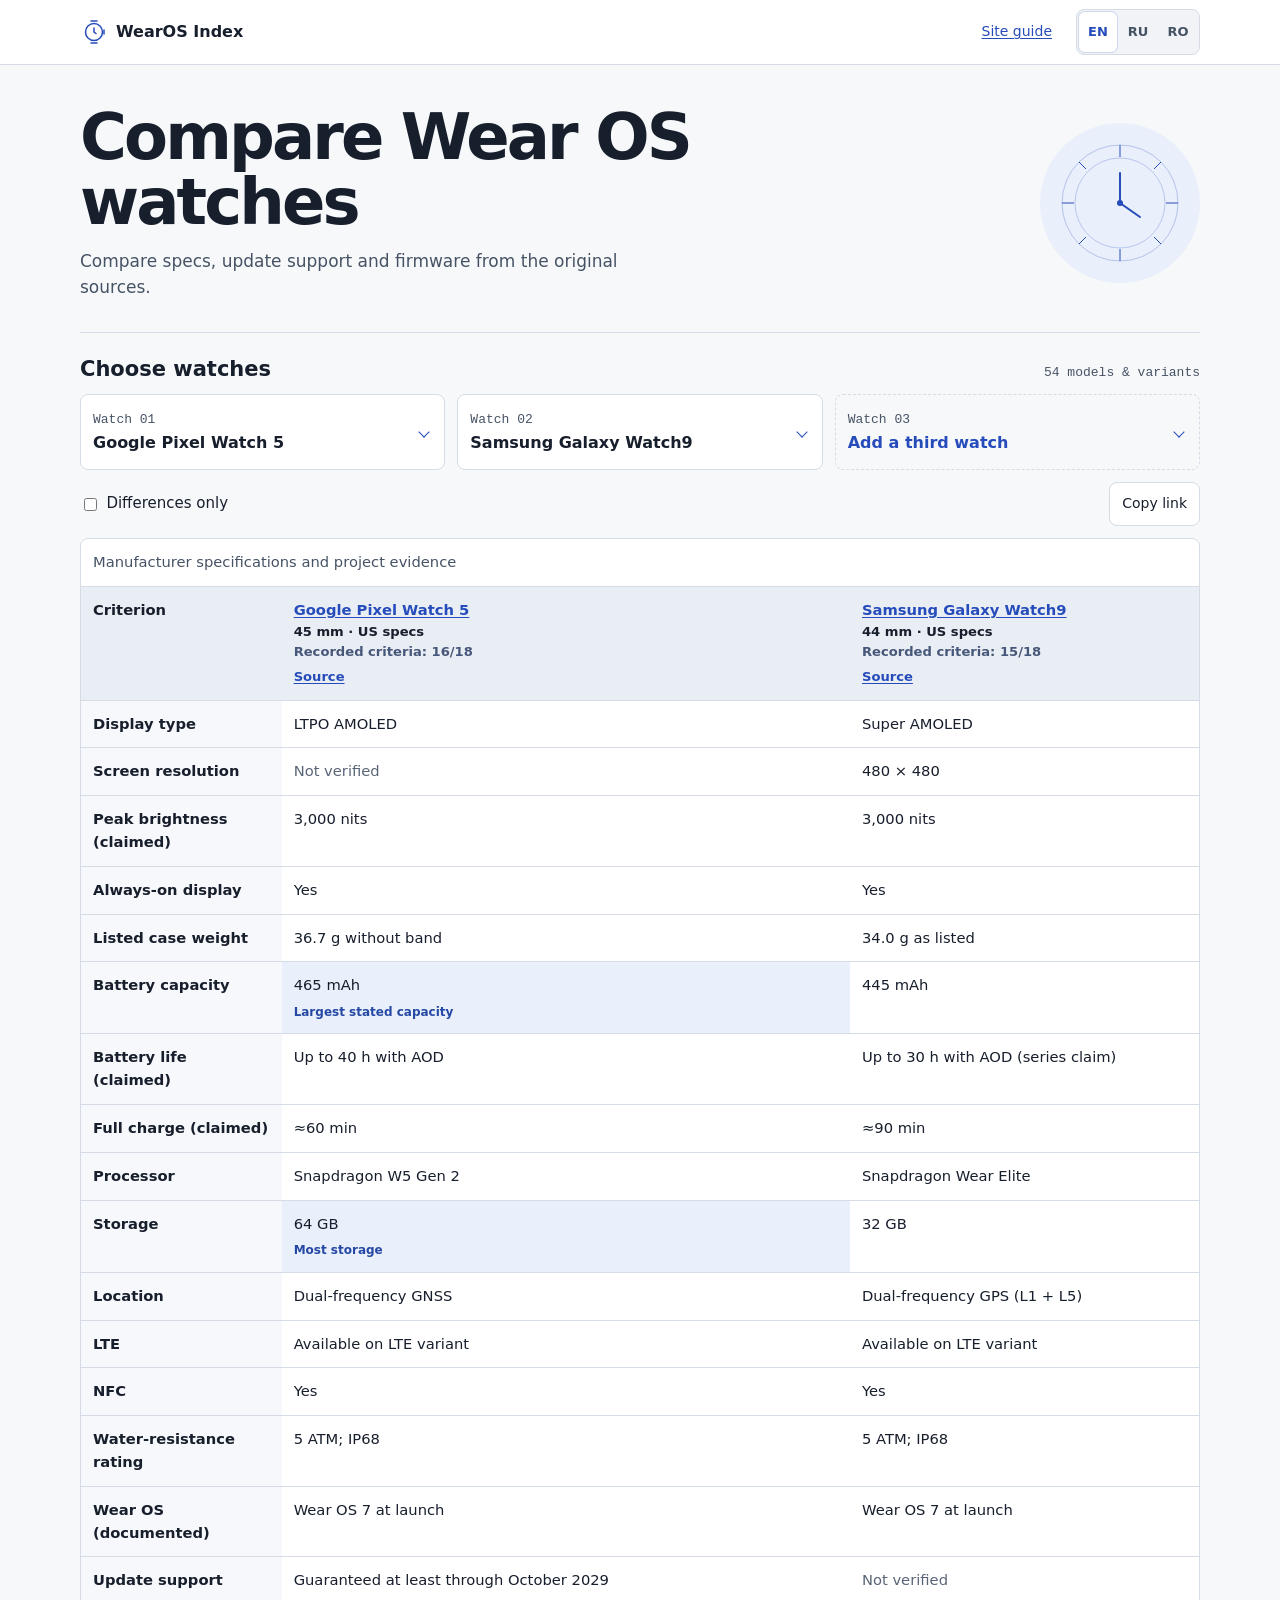
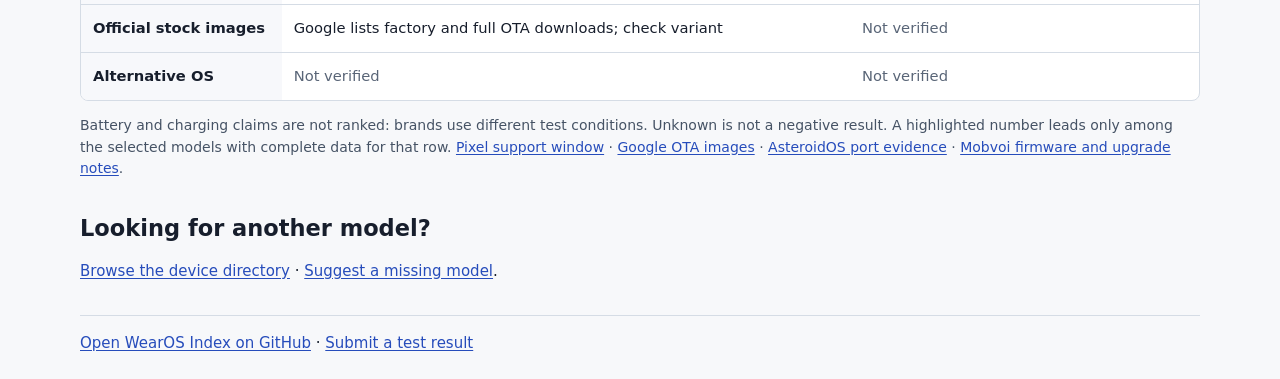
<file: docs/index.html>
<!doctype html>
<html lang="en"><head><meta charset="utf-8"><meta name="viewport" content="width=device-width, initial-scale=1"><title>Compare Wear OS watches | WearOS Index</title><meta name="description" content="Compare Wear OS watches by documented software, update support, and firmware evidence."><link rel="canonical" href="https://iachimciucprojects-netizen.github.io/WearOS-Index/"><link rel="stylesheet" href="style.css?v=workbench-1"><script src="compare-data.js" defer></script><script src="compare.js?v=workbench-1" defer></script></head>
<body class="comparison">
<header class="mast"><div class="mast-inner">
  <a class="wordmark" href="./" aria-label="WearOS Index"><svg width="28" height="28" viewBox="0 0 28 28" fill="none" aria-hidden="true"><path d="M11 3h6m-6 22h6M24 12v4" stroke="currentColor" stroke-width="1.5" stroke-linecap="round"/><circle cx="14" cy="14" r="8.5" stroke="currentColor" stroke-width="1.5"/><path d="M14 10v4l2 1.5" stroke="currentColor" stroke-width="1.5" stroke-linecap="round"/></svg>WearOS Index</a>
  <div class="site-tools"><a id="guide-link" href="guide/en/" data-msg="guide">Site guide</a>
  <div class="languages" role="group" aria-label="Language" hidden>
    <button type="button" data-lang="en" lang="en" aria-label="English" aria-pressed="true">EN</button>
    <button type="button" data-lang="ru" lang="ru" aria-label="Русский" aria-pressed="false">RU</button>
    <button type="button" data-lang="ro" lang="ro" aria-label="Română" aria-pressed="false">RO</button>
  </div></div>
</div></header>
<main id="content">
<header class="intro-block">
 <div><h1 data-msg="title">Compare Wear OS watches</h1>
 <p class="intro" data-msg="intro">Choose up to three watches. Check specs, update support and firmware against the original sources.</p></div>
 <div class="instrument" aria-hidden="true">
  <svg width="128" height="128" viewBox="0 0 128 128" fill="none"><circle cx="64" cy="64" r="58" stroke="currentColor" opacity=".28"/><circle cx="64" cy="64" r="45" stroke="currentColor" opacity=".25"/><path d="M64 6v12m0 92v12M6 64h12m92 0h12M23 23l7 7m68 68 7 7m0-82-7 7M30 98l-7 7" stroke="currentColor"/><path d="M64 34v30l20 14" stroke="currentColor" stroke-width="2" stroke-linecap="round"/><circle cx="64" cy="64" r="3" fill="currentColor"/></svg>
 </div>
</header>
<section aria-labelledby="compare">
<div class="compare-toolbar"><h2 id="compare" data-msg="choose">Choose watches</h2><span class="catalog-count" data-msg="count">54 models &amp; variants</span></div>
<div class="pickers" id="pickers" hidden></div>
<dialog id="watch-picker" aria-labelledby="picker-title">
 <div class="picker-head"><h2 id="picker-title">Choose a watch</h2><button type="button" id="picker-close" data-extra="close">Close</button></div>
 <label class="search-label" for="watch-search" data-extra="search">Search by model or brand</label>
 <input type="search" id="watch-search" autocomplete="off" autofocus>
 <p id="watch-count" aria-live="polite"></p><div id="watch-results"></div>
</dialog>
<div class="chooser" id="native-chooser">
<label><span data-msg="one">First watch</span><select id="first"><option value="pixel-watch-5">Google Pixel Watch 5 (45 mm)</option><option value="galaxy-watch9">Samsung Galaxy Watch9 (44 mm)</option><option value="oppo-watch-x3">OPPO Watch X3 (OWWE261)</option><option value="ticwatch-pro-5">Mobvoi TicWatch Pro 5 (Original)</option></select></label>
<label><span data-msg="two">Second watch</span><select id="second"><option value="pixel-watch-5">Google Pixel Watch 5 (45 mm)</option><option value="galaxy-watch9" selected>Samsung Galaxy Watch9 (44 mm)</option><option value="oppo-watch-x3">OPPO Watch X3 (OWWE261)</option><option value="ticwatch-pro-5">Mobvoi TicWatch Pro 5 (Original)</option></select></label>
<label><span data-msg="three">Third watch (optional)</span><select id="third"><option value="">None</option><option value="pixel-watch-5">Google Pixel Watch 5 (45 mm)</option><option value="galaxy-watch9">Samsung Galaxy Watch9 (44 mm)</option><option value="oppo-watch-x3">OPPO Watch X3 (OWWE261)</option><option value="ticwatch-pro-5">Mobvoi TicWatch Pro 5 (Original)</option></select></label>
</div>
<div class="options"><label><input id="differences" type="checkbox"> <span data-msg="diff">Show differences only</span></label><button id="share" data-msg="share" type="button" hidden>Copy comparison link</button><output id="status" aria-live="polite"></output></div>
<noscript><p>JavaScript is off. The four original reference models are shown below.</p></noscript>
<p class="note" data-msg="swipe">Swipe the table on a small screen. The first column stays visible.</p>
<div class="tablebox" tabindex="0" role="region" aria-label="Watch comparison table">
<table id="matrix"><caption data-msg="caption">Manufacturer specifications and referenced project evidence</caption><thead><tr><th scope="col">Criterion</th><th scope="col" data-model="pixel-watch-5"><a href="watches/pixel-watch-5.html">Google Pixel Watch 5</a><small>45 mm · US specs</small><a class="source" href="https://store.google.com/us/product/pixel_watch_5_specs?hl=en-US">Specs ↗</a></th><th scope="col" data-model="galaxy-watch9"><a href="watches/galaxy-watch9.html">Samsung Galaxy Watch9</a><small>44 mm · US specs</small><a class="source" href="https://news.samsung.com/us/samsung-galaxy-watch-ultra2-watch9-health-companion/">Specs ↗</a></th><th scope="col" data-model="oppo-watch-x3"><a href="watches/oppo-watch-x3.html">OPPO Watch X3</a><small>OWWE261 · global specs</small><a class="source" href="https://www.oppo.com/en/accessories/watch-x3/specs/">Specs ↗</a></th><th scope="col" data-model="ticwatch-pro-5"><a href="watches/ticwatch-pro-5.html">Mobvoi TicWatch Pro 5</a><small>Original · UK specs</small><a class="source" href="https://www2.mobvoi.com/uk/pages/ticwatchpro5">Specs ↗</a></th></tr></thead>
<tbody><tr><th scope="row">Display type</th><td data-model="pixel-watch-5">LTPO AMOLED<span class="win" hidden></span></td><td data-model="galaxy-watch9">Super AMOLED<span class="win" hidden></span></td><td data-model="oppo-watch-x3">LTPO AMOLED<span class="win" hidden></span></td><td data-model="ticwatch-pro-5">AMOLED + separate low-power screen<span class="win" hidden></span></td></tr>
<tr><th scope="row">Screen resolution</th><td data-model="pixel-watch-5" data-unknown="true">Not verified here<span class="win" hidden></span></td><td data-model="galaxy-watch9">480 × 480<span class="win" hidden></span></td><td data-model="oppo-watch-x3">466 × 466<span class="win" hidden></span></td><td data-model="ticwatch-pro-5">466 × 466<span class="win" hidden></span></td></tr>
<tr><th scope="row">Peak brightness (claimed)</th><td data-model="pixel-watch-5">3,000 nits<span class="win" hidden></span></td><td data-model="galaxy-watch9">3,000 nits<span class="win" hidden></span></td><td data-model="oppo-watch-x3">3,000 nits in supported sports mode in sunlight<span class="win" hidden></span></td><td data-model="ticwatch-pro-5" data-unknown="true">Not verified here<span class="win" hidden></span></td></tr>
<tr><th scope="row">Always-on display</th><td data-model="pixel-watch-5">Yes<span class="win" hidden></span></td><td data-model="galaxy-watch9">Yes<span class="win" hidden></span></td><td data-model="oppo-watch-x3">Yes; described in test conditions<span class="win" hidden></span></td><td data-model="ticwatch-pro-5">Yes; separate ultra-low-power screen available<span class="win" hidden></span></td></tr>
<tr><th scope="row">Listed case weight</th><td data-model="pixel-watch-5">36.7 g without band<span class="win" hidden></span></td><td data-model="galaxy-watch9">34.0 g as listed<span class="win" hidden></span></td><td data-model="oppo-watch-x3">≈43 g without strap<span class="win" hidden></span></td><td data-model="ticwatch-pro-5">44.3 g as listed<span class="win" hidden></span></td></tr>
<tr data-rank="max" data-win="Largest listed battery"><th scope="row">Battery capacity</th><td data-model="pixel-watch-5" data-number="465">465 mAh<span class="win" hidden></span></td><td data-model="galaxy-watch9" data-number="445">445 mAh<span class="win" hidden></span></td><td data-model="oppo-watch-x3" data-number="646">646 mAh<span class="win" hidden></span></td><td data-model="ticwatch-pro-5" data-number="628">628 mAh<span class="win" hidden></span></td></tr>
<tr><th scope="row">Battery life (claimed)</th><td data-model="pixel-watch-5">Up to 40 h with AOD<span class="win" hidden></span></td><td data-model="galaxy-watch9">Up to 30 h with AOD (series claim)<span class="win" hidden></span></td><td data-model="oppo-watch-x3">Up to 5 days in standard smart mode, AOD off<span class="win" hidden></span></td><td data-model="ticwatch-pro-5">Up to 80 h in Smart Mode (see Mobvoi conditions)<span class="win" hidden></span></td></tr>
<tr><th scope="row">Full charge (claimed)</th><td data-model="pixel-watch-5">≈60 min<span class="win" hidden></span></td><td data-model="galaxy-watch9">≈90 min<span class="win" hidden></span></td><td data-model="oppo-watch-x3">≈75 min<span class="win" hidden></span></td><td data-model="ticwatch-pro-5" data-unknown="true">Not verified here<span class="win" hidden></span></td></tr>
<tr><th scope="row">Processor</th><td data-model="pixel-watch-5">Snapdragon W5 Gen 2<span class="win" hidden></span></td><td data-model="galaxy-watch9">Snapdragon Wear Elite<span class="win" hidden></span></td><td data-model="oppo-watch-x3">Snapdragon W5<span class="win" hidden></span></td><td data-model="ticwatch-pro-5">Snapdragon W5+ Gen 1<span class="win" hidden></span></td></tr>
<tr data-rank="max" data-win="Most storage"><th scope="row">Storage</th><td data-model="pixel-watch-5" data-number="64">64 GB<span class="win" hidden></span></td><td data-model="galaxy-watch9" data-number="32">32 GB<span class="win" hidden></span></td><td data-model="oppo-watch-x3" data-number="32">32 GB<span class="win" hidden></span></td><td data-model="ticwatch-pro-5" data-number="32">32 GB<span class="win" hidden></span></td></tr>
<tr><th scope="row">Location</th><td data-model="pixel-watch-5">Dual-frequency GNSS<span class="win" hidden></span></td><td data-model="galaxy-watch9">Dual-frequency GPS (L1 + L5)<span class="win" hidden></span></td><td data-model="oppo-watch-x3">Dual-frequency GNSS (L1 + L5)<span class="win" hidden></span></td><td data-model="ticwatch-pro-5">Five GNSS constellations listed; band not verified<span class="win" hidden></span></td></tr>
<tr><th scope="row">LTE</th><td data-model="pixel-watch-5">Available on LTE variant<span class="win" hidden></span></td><td data-model="galaxy-watch9">Available on LTE variant<span class="win" hidden></span></td><td data-model="oppo-watch-x3">Not listed for cited variant<span class="win" hidden></span></td><td data-model="ticwatch-pro-5">Not listed for cited variant<span class="win" hidden></span></td></tr>
<tr><th scope="row">NFC</th><td data-model="pixel-watch-5">Yes<span class="win" hidden></span></td><td data-model="galaxy-watch9">Yes<span class="win" hidden></span></td><td data-model="oppo-watch-x3">Yes<span class="win" hidden></span></td><td data-model="ticwatch-pro-5">Yes<span class="win" hidden></span></td></tr>
<tr><th scope="row">Water-resistance rating</th><td data-model="pixel-watch-5">5 ATM; IP68<span class="win" hidden></span></td><td data-model="galaxy-watch9">5 ATM; IP68<span class="win" hidden></span></td><td data-model="oppo-watch-x3">5 ATM; IP68; IP69<span class="win" hidden></span></td><td data-model="ticwatch-pro-5">5 ATM<span class="win" hidden></span></td></tr>
<tr><th scope="row">Wear OS (documented)</th><td data-model="pixel-watch-5">Wear OS 7 at launch<span class="win" hidden></span></td><td data-model="galaxy-watch9">Wear OS 7 at launch<span class="win" hidden></span></td><td data-model="oppo-watch-x3">Wear OS 6 in global launch<span class="win" hidden></span></td><td data-model="ticwatch-pro-5">Wear OS 4 upgrade documented<span class="win" hidden></span></td></tr>
<tr><th scope="row">Update support</th><td data-model="pixel-watch-5">Guaranteed through Oct 2029<span class="win" hidden></span></td><td data-model="galaxy-watch9">Exact support end not verified here<span class="win" hidden></span></td><td data-model="oppo-watch-x3">Exact support end not verified here<span class="win" hidden></span></td><td data-model="ticwatch-pro-5">Exact support end not verified here<span class="win" hidden></span></td></tr>
<tr><th scope="row">Official stock images</th><td data-model="pixel-watch-5">Google lists factory and full OTA downloads; check variant<span class="win" hidden></span></td><td data-model="galaxy-watch9">Not verified here<span class="win" hidden></span></td><td data-model="oppo-watch-x3">Not verified here<span class="win" hidden></span></td><td data-model="ticwatch-pro-5">Full factory restore not verified here<span class="win" hidden></span></td></tr>
<tr><th scope="row">Alternative OS</th><td data-model="pixel-watch-5">Not verified here<span class="win" hidden></span></td><td data-model="galaxy-watch9">Not verified here<span class="win" hidden></span></td><td data-model="oppo-watch-x3">Not verified here<span class="win" hidden></span></td><td data-model="ticwatch-pro-5">Experimental AsteroidOS port; secondary screen and rollback unverified<span class="win" hidden></span></td></tr></tbody></table></div>
<p class="note"><span data-msg="note">Battery and charging times are not ranked because vendors use different test conditions.</span> <a href="https://support.google.com/product-documentation/answer/12799779?hl=en" data-msg="pixelSupport">Pixel support window</a> · <a href="https://developers.google.com/android/ota-watch" data-msg="ota">Google OTA images</a> · <a href="https://github.com/AsteroidOS/meta-smartwatch/pull/351" data-msg="asteroid">AsteroidOS port evidence</a> · <a href="https://github.com/iachimciucprojects-netizen/WearOS-Index/blob/main/devices/ticwatch-pro-5.md" data-msg="mobvoi">Mobvoi firmware and upgrade notes</a>.</p>
</section><section><h2 data-msg="more">Looking for another model?</h2><p><a href="https://github.com/iachimciucprojects-netizen/WearOS-Index/tree/main/devices" data-msg="browse">Browse the device directory</a> · <a href="https://github.com/iachimciucprojects-netizen/WearOS-Index/issues/new?template=device.yml" data-msg="suggest">Suggest a missing model</a>.</p></section></main><footer><a href="https://github.com/iachimciucprojects-netizen/WearOS-Index" data-msg="github">Open WearOS Index on GitHub</a> · <a href="https://github.com/iachimciucprojects-netizen/WearOS-Index/issues/new?template=compatibility.yml" data-msg="submit">Submit a test result</a></footer></body></html>
</file>
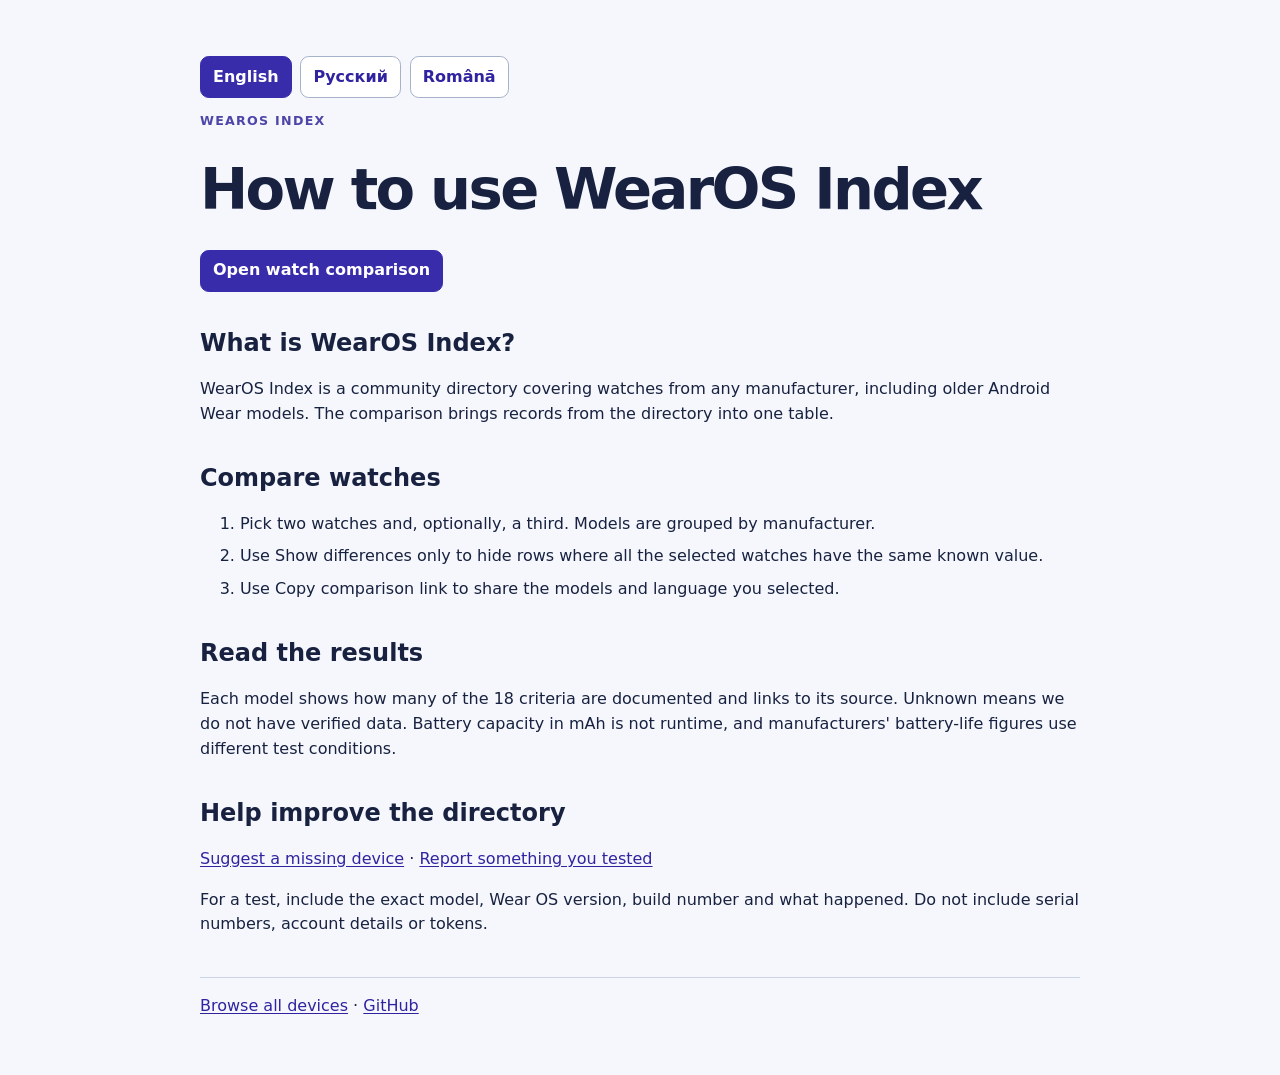
<file: docs/guide/en/index.html>
<!doctype html>
<html lang="en"><head><meta charset="utf-8"><meta name="viewport" content="width=device-width, initial-scale=1"><title>How to use WearOS Index | WearOS Index</title><meta name="description" content="Compare two or three Wear OS watches and contribute documented specs or first-hand test results."><link rel="canonical" href="https://iachimciucprojects-netizen.github.io/WearOS-Index/guide/en/"><link rel="alternate" hreflang="en" href="https://iachimciucprojects-netizen.github.io/WearOS-Index/guide/en/"><link rel="alternate" hreflang="ru" href="https://iachimciucprojects-netizen.github.io/WearOS-Index/guide/ru/"><link rel="alternate" hreflang="ro" href="https://iachimciucprojects-netizen.github.io/WearOS-Index/guide/ro/"><link rel="alternate" hreflang="x-default" href="https://iachimciucprojects-netizen.github.io/WearOS-Index/guide/en/"><link rel="stylesheet" href="../../style.css"></head>
<body><main><nav class="guide-langs" aria-label="Guide"><a lang="en" hreflang="en" href="../en/" aria-current="page">English</a><a lang="ru" hreflang="ru" href="../ru/">Русский</a><a lang="ro" hreflang="ro" href="../ro/">Română</a></nav><p class="badge">WEAROS INDEX</p><h1>How to use WearOS Index</h1><p><a class="primary-link" href="../../?lang=en">Open watch comparison</a></p>
<section><h2>What is WearOS Index?</h2><p>WearOS Index is a community directory covering watches from any manufacturer, including older Android Wear models. The comparison brings records from the directory into one table.</p></section>
<section><h2>Compare watches</h2><ol class="guide-steps"><li>Pick two watches and, optionally, a third. Models are grouped by manufacturer.</li><li>Use Show differences only to hide rows where all the selected watches have the same known value.</li><li>Use Copy comparison link to share the models and language you selected.</li></ol></section>
<section><h2>Read the results</h2><p>Each model shows how many of the 18 criteria are documented and links to its source. Unknown means we do not have verified data. Battery capacity in mAh is not runtime, and manufacturers&#39; battery-life figures use different test conditions.</p></section>
<section><h2>Help improve the directory</h2><p><a href="https://github.com/iachimciucprojects-netizen/WearOS-Index/issues/new?template=device.yml">Suggest a missing device</a> · <a href="https://github.com/iachimciucprojects-netizen/WearOS-Index/issues/new?template=compatibility.yml">Report something you tested</a></p><p>For a test, include the exact model, Wear OS version, build number and what happened. Do not include serial numbers, account details or tokens.</p></section>
</main><footer><a href="https://github.com/iachimciucprojects-netizen/WearOS-Index/tree/main/devices">Browse all devices</a> · <a href="https://github.com/iachimciucprojects-netizen/WearOS-Index">GitHub</a></footer></body></html>
</file>
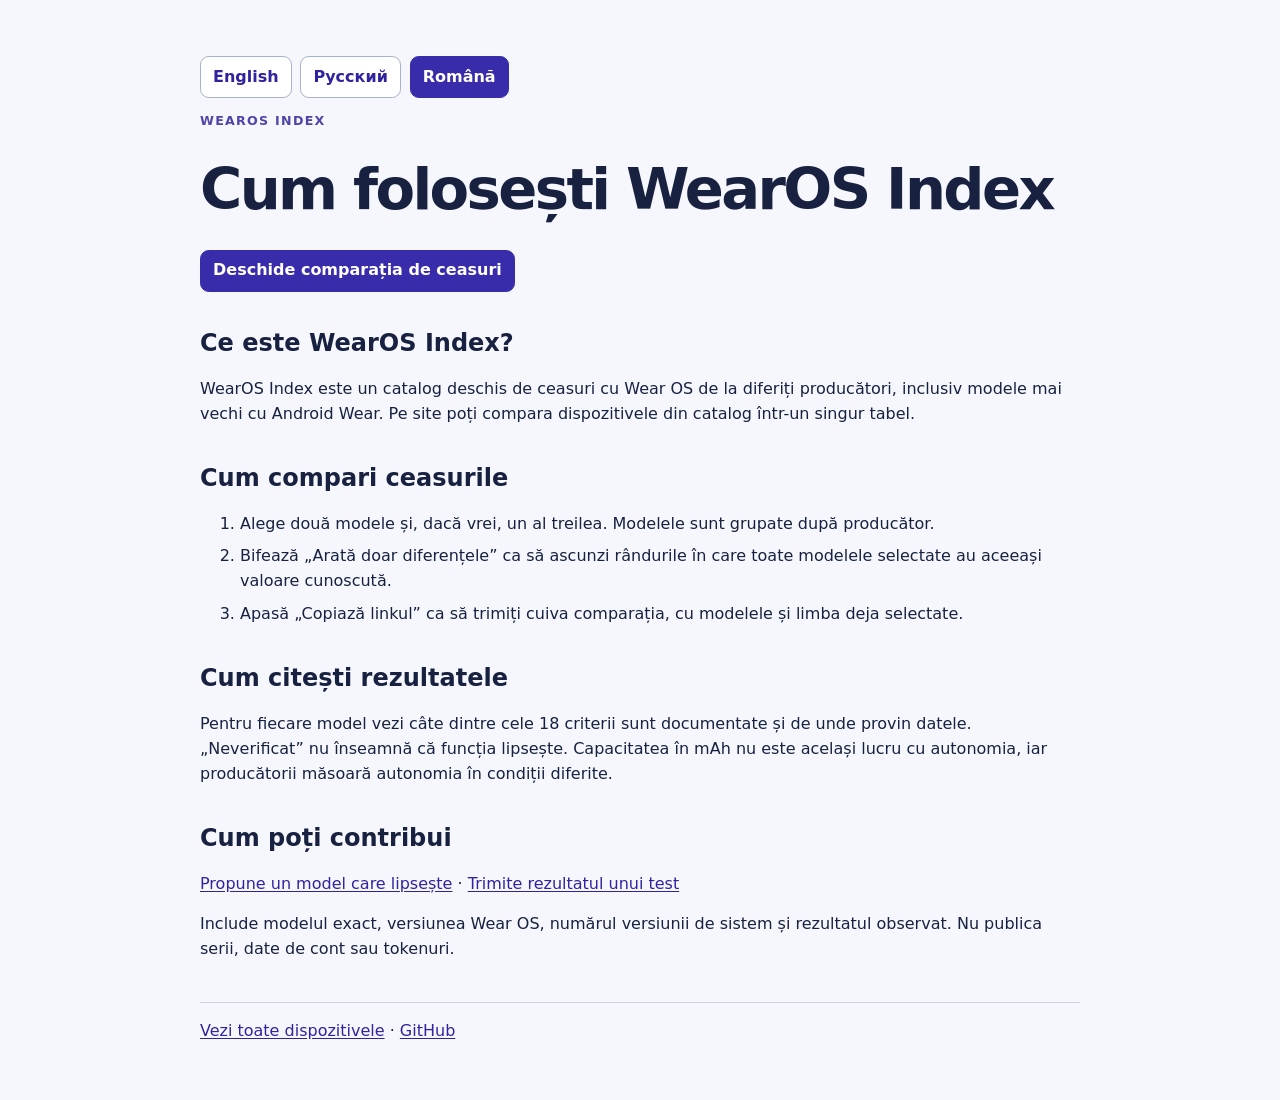
<file: docs/guide/ro/index.html>
<!doctype html>
<html lang="ro"><head><meta charset="utf-8"><meta name="viewport" content="width=device-width, initial-scale=1"><title>Cum folosești WearOS Index | WearOS Index</title><meta name="description" content="Compară două sau trei ceasuri cu Wear OS și contribuie cu specificații documentate ori cu rezultate din teste proprii."><link rel="canonical" href="https://iachimciucprojects-netizen.github.io/WearOS-Index/guide/ro/"><link rel="alternate" hreflang="en" href="https://iachimciucprojects-netizen.github.io/WearOS-Index/guide/en/"><link rel="alternate" hreflang="ru" href="https://iachimciucprojects-netizen.github.io/WearOS-Index/guide/ru/"><link rel="alternate" hreflang="ro" href="https://iachimciucprojects-netizen.github.io/WearOS-Index/guide/ro/"><link rel="alternate" hreflang="x-default" href="https://iachimciucprojects-netizen.github.io/WearOS-Index/guide/en/"><link rel="stylesheet" href="../../style.css"></head>
<body><main><nav class="guide-langs" aria-label="Ghid"><a lang="en" hreflang="en" href="../en/">English</a><a lang="ru" hreflang="ru" href="../ru/">Русский</a><a lang="ro" hreflang="ro" href="../ro/" aria-current="page">Română</a></nav><p class="badge">WEAROS INDEX</p><h1>Cum folosești WearOS Index</h1><p><a class="primary-link" href="../../?lang=ro">Deschide comparația de ceasuri</a></p>
<section><h2>Ce este WearOS Index?</h2><p>WearOS Index este un catalog deschis de ceasuri cu Wear OS de la diferiți producători, inclusiv modele mai vechi cu Android Wear. Pe site poți compara dispozitivele din catalog într-un singur tabel.</p></section>
<section><h2>Cum compari ceasurile</h2><ol class="guide-steps"><li>Alege două modele și, dacă vrei, un al treilea. Modelele sunt grupate după producător.</li><li>Bifează „Arată doar diferențele” ca să ascunzi rândurile în care toate modelele selectate au aceeași valoare cunoscută.</li><li>Apasă „Copiază linkul” ca să trimiți cuiva comparația, cu modelele și limba deja selectate.</li></ol></section>
<section><h2>Cum citești rezultatele</h2><p>Pentru fiecare model vezi câte dintre cele 18 criterii sunt documentate și de unde provin datele. „Neverificat” nu înseamnă că funcția lipsește. Capacitatea în mAh nu este același lucru cu autonomia, iar producătorii măsoară autonomia în condiții diferite.</p></section>
<section><h2>Cum poți contribui</h2><p><a href="https://github.com/iachimciucprojects-netizen/WearOS-Index/issues/new?template=device.yml">Propune un model care lipsește</a> · <a href="https://github.com/iachimciucprojects-netizen/WearOS-Index/issues/new?template=compatibility.yml">Trimite rezultatul unui test</a></p><p>Include modelul exact, versiunea Wear OS, numărul versiunii de sistem și rezultatul observat. Nu publica serii, date de cont sau tokenuri.</p></section>
</main><footer><a href="https://github.com/iachimciucprojects-netizen/WearOS-Index/tree/main/devices">Vezi toate dispozitivele</a> · <a href="https://github.com/iachimciucprojects-netizen/WearOS-Index">GitHub</a></footer></body></html>
</file>
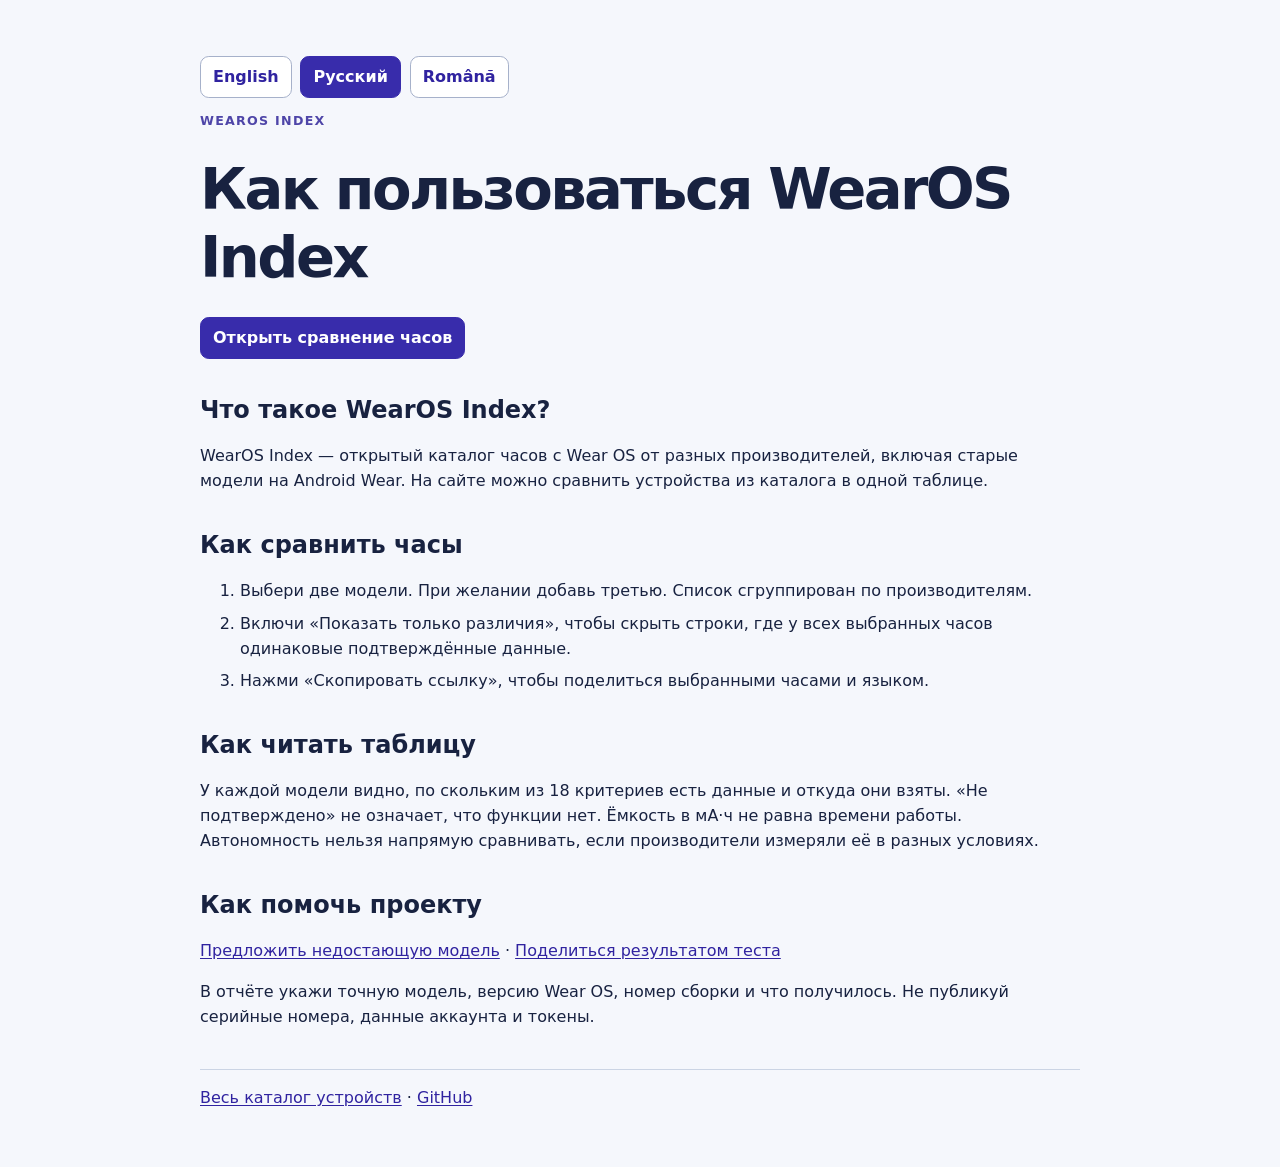
<file: docs/guide/ru/index.html>
<!doctype html>
<html lang="ru"><head><meta charset="utf-8"><meta name="viewport" content="width=device-width, initial-scale=1"><title>Как пользоваться WearOS Index | WearOS Index</title><meta name="description" content="Сравни две или три модели Wear OS и добавь характеристики со ссылкой на источник или результат своего теста."><link rel="canonical" href="https://iachimciucprojects-netizen.github.io/WearOS-Index/guide/ru/"><link rel="alternate" hreflang="en" href="https://iachimciucprojects-netizen.github.io/WearOS-Index/guide/en/"><link rel="alternate" hreflang="ru" href="https://iachimciucprojects-netizen.github.io/WearOS-Index/guide/ru/"><link rel="alternate" hreflang="ro" href="https://iachimciucprojects-netizen.github.io/WearOS-Index/guide/ro/"><link rel="alternate" hreflang="x-default" href="https://iachimciucprojects-netizen.github.io/WearOS-Index/guide/en/"><link rel="stylesheet" href="../../style.css"></head>
<body><main><nav class="guide-langs" aria-label="Инструкция"><a lang="en" hreflang="en" href="../en/">English</a><a lang="ru" hreflang="ru" href="../ru/" aria-current="page">Русский</a><a lang="ro" hreflang="ro" href="../ro/">Română</a></nav><p class="badge">WEAROS INDEX</p><h1>Как пользоваться WearOS Index</h1><p><a class="primary-link" href="../../?lang=ru">Открыть сравнение часов</a></p>
<section><h2>Что такое WearOS Index?</h2><p>WearOS Index — открытый каталог часов с Wear OS от разных производителей, включая старые модели на Android Wear. На сайте можно сравнить устройства из каталога в одной таблице.</p></section>
<section><h2>Как сравнить часы</h2><ol class="guide-steps"><li>Выбери две модели. При желании добавь третью. Список сгруппирован по производителям.</li><li>Включи «Показать только различия», чтобы скрыть строки, где у всех выбранных часов одинаковые подтверждённые данные.</li><li>Нажми «Скопировать ссылку», чтобы поделиться выбранными часами и языком.</li></ol></section>
<section><h2>Как читать таблицу</h2><p>У каждой модели видно, по скольким из 18 критериев есть данные и откуда они взяты. «Не подтверждено» не означает, что функции нет. Ёмкость в мА·ч не равна времени работы. Автономность нельзя напрямую сравнивать, если производители измеряли её в разных условиях.</p></section>
<section><h2>Как помочь проекту</h2><p><a href="https://github.com/iachimciucprojects-netizen/WearOS-Index/issues/new?template=device.yml">Предложить недостающую модель</a> · <a href="https://github.com/iachimciucprojects-netizen/WearOS-Index/issues/new?template=compatibility.yml">Поделиться результатом теста</a></p><p>В отчёте укажи точную модель, версию Wear OS, номер сборки и что получилось. Не публикуй серийные номера, данные аккаунта и токены.</p></section>
</main><footer><a href="https://github.com/iachimciucprojects-netizen/WearOS-Index/tree/main/devices">Весь каталог устройств</a> · <a href="https://github.com/iachimciucprojects-netizen/WearOS-Index">GitHub</a></footer></body></html>
</file>
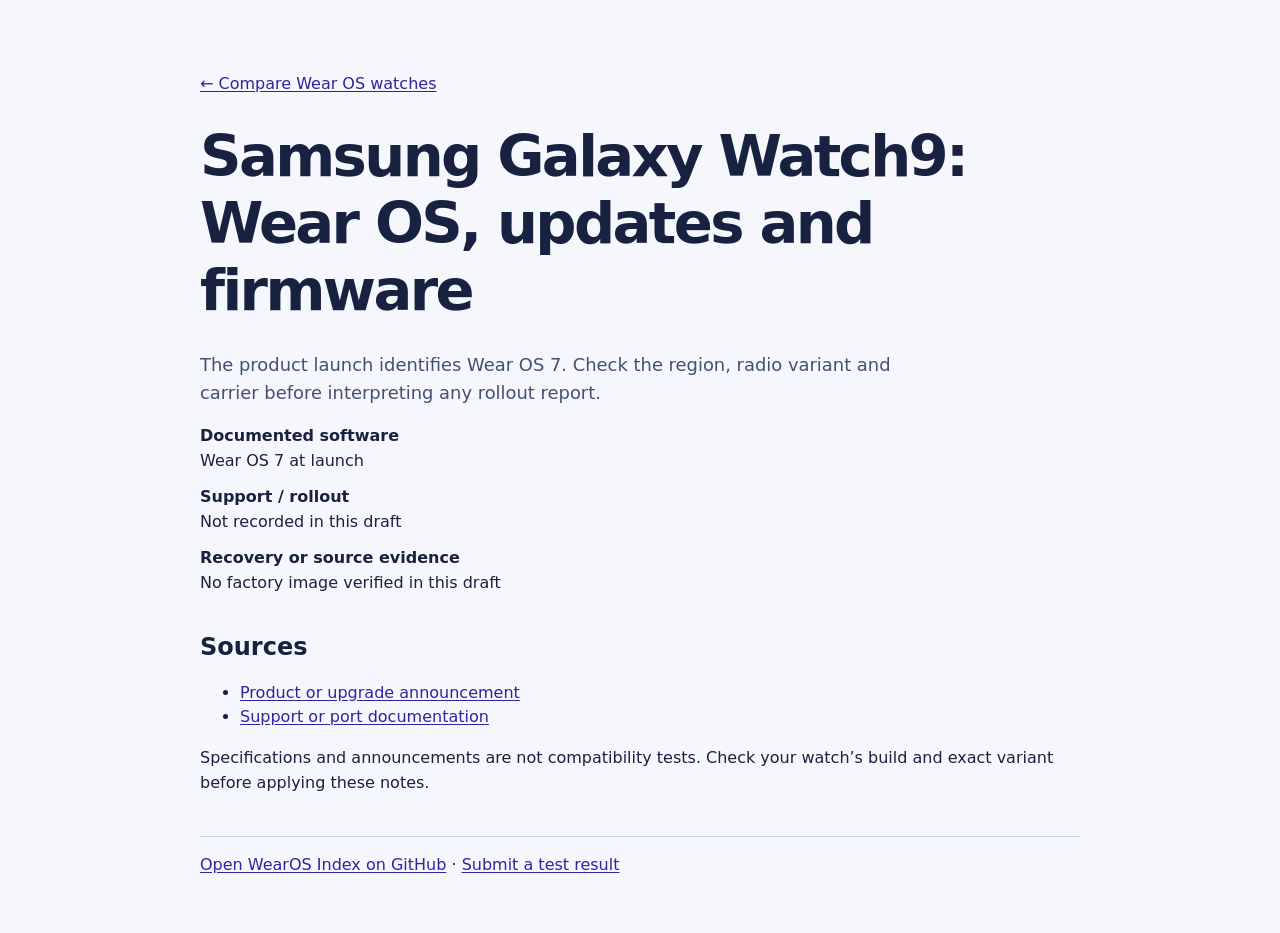
<file: docs/watches/galaxy-watch9.html>
<!doctype html>
<html lang="en"><head><meta charset="utf-8"><meta name="viewport" content="width=device-width, initial-scale=1"><title>Samsung Galaxy Watch9: Wear OS, updates and firmware | WearOS Index</title><meta name="description" content="The product launch identifies Wear OS 7. Check the region, radio variant and carrier before interpreting any rollout report."><link rel="canonical" href="https://iachimciucprojects-netizen.github.io/WearOS-Index/watches/galaxy-watch9.html"><link rel="stylesheet" href="../style.css"></head>
<body><main><p><a href="../">← Compare Wear OS watches</a></p><h1>Samsung Galaxy Watch9: Wear OS, updates and firmware</h1><p class="intro">The product launch identifies Wear OS 7. Check the region, radio variant and carrier before interpreting any rollout report.</p><dl><dt>Documented software</dt><dd>Wear OS 7 at launch</dd><dt>Support / rollout</dt><dd>Not recorded in this draft</dd><dt>Recovery or source evidence</dt><dd>No factory image verified in this draft</dd></dl><h2>Sources</h2><ul><li><a href="https://news.samsung.com/us/samsung-galaxy-watch-ultra2-watch9-health-companion/">Product or upgrade announcement</a></li><li><a href="https://www.samsung.com/us/support/answer/ANS10004668/">Support or port documentation</a></li></ul><p>Specifications and announcements are not compatibility tests. Check your watch’s build and exact variant before applying these notes.</p></main><footer><a href="https://github.com/iachimciucprojects-netizen/WearOS-Index">Open WearOS Index on GitHub</a> · <a href="https://github.com/iachimciucprojects-netizen/WearOS-Index/issues/new?template=compatibility.yml">Submit a test result</a></footer></body></html>
</file>
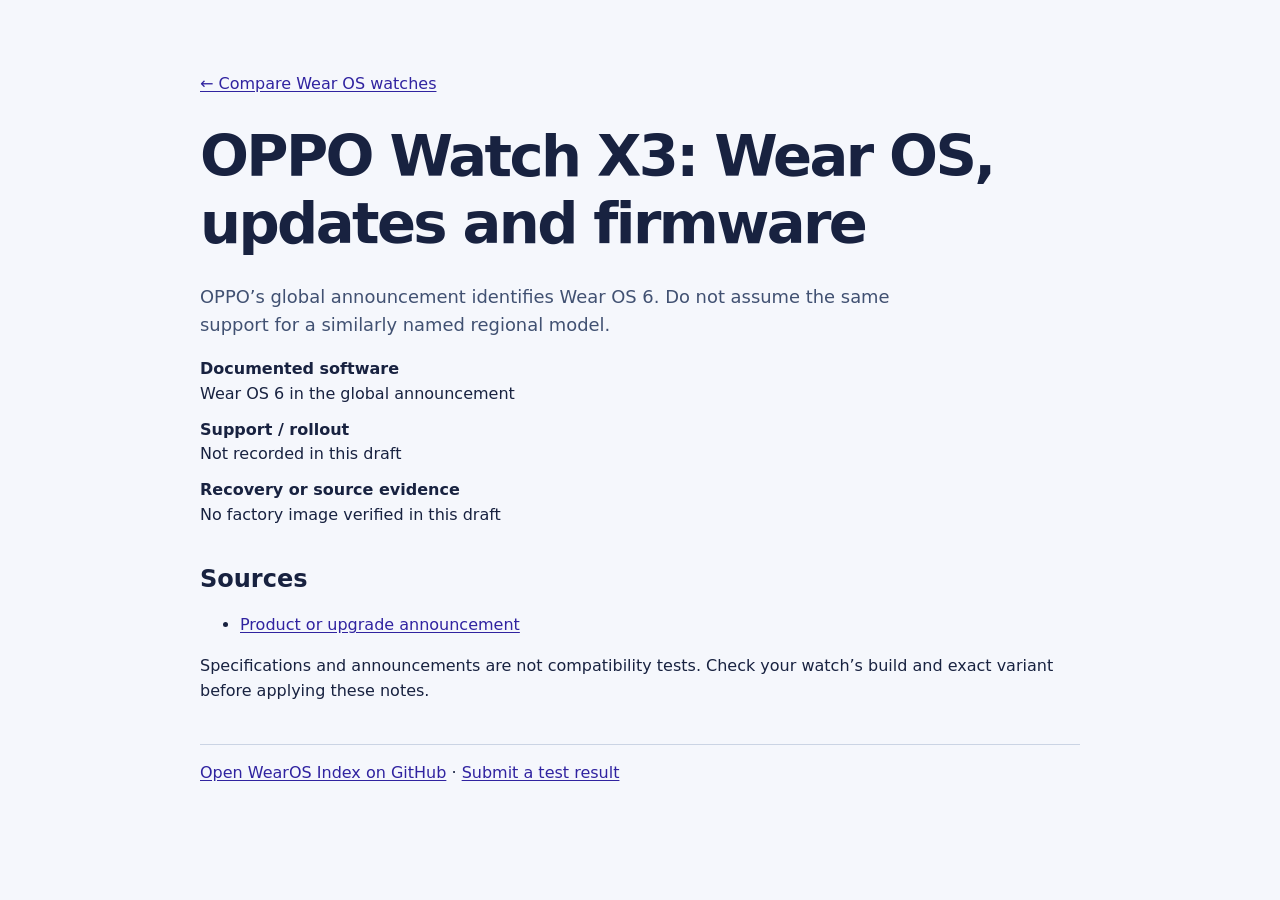
<file: docs/watches/oppo-watch-x3.html>
<!doctype html>
<html lang="en"><head><meta charset="utf-8"><meta name="viewport" content="width=device-width, initial-scale=1"><title>OPPO Watch X3: Wear OS, updates and firmware | WearOS Index</title><meta name="description" content="OPPO’s global announcement identifies Wear OS 6. Do not assume the same support for a similarly named regional model."><link rel="canonical" href="https://iachimciucprojects-netizen.github.io/WearOS-Index/watches/oppo-watch-x3.html"><link rel="stylesheet" href="../style.css"></head>
<body><main><p><a href="../">← Compare Wear OS watches</a></p><h1>OPPO Watch X3: Wear OS, updates and firmware</h1><p class="intro">OPPO’s global announcement identifies Wear OS 6. Do not assume the same support for a similarly named regional model.</p><dl><dt>Documented software</dt><dd>Wear OS 6 in the global announcement</dd><dt>Support / rollout</dt><dd>Not recorded in this draft</dd><dt>Recovery or source evidence</dt><dd>No factory image verified in this draft</dd></dl><h2>Sources</h2><ul><li><a href="https://www.oppo.com/en/newsroom/press/oppo-launches-watch-x3/">Product or upgrade announcement</a></li></ul><p>Specifications and announcements are not compatibility tests. Check your watch’s build and exact variant before applying these notes.</p></main><footer><a href="https://github.com/iachimciucprojects-netizen/WearOS-Index">Open WearOS Index on GitHub</a> · <a href="https://github.com/iachimciucprojects-netizen/WearOS-Index/issues/new?template=compatibility.yml">Submit a test result</a></footer></body></html>
</file>
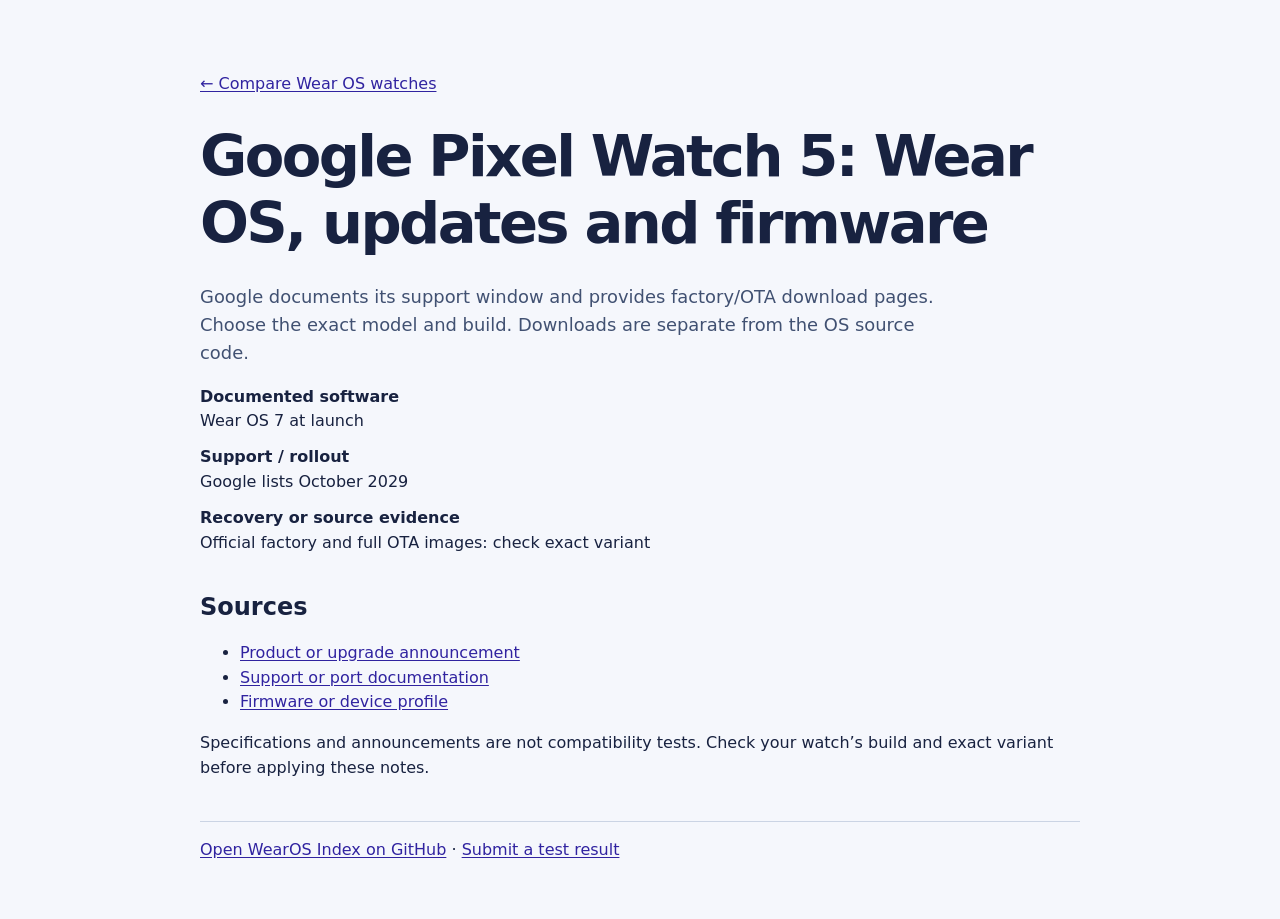
<file: docs/watches/pixel-watch-5.html>
<!doctype html>
<html lang="en"><head><meta charset="utf-8"><meta name="viewport" content="width=device-width, initial-scale=1"><title>Google Pixel Watch 5: Wear OS, updates and firmware | WearOS Index</title><meta name="description" content="Google documents its support window and provides factory/OTA download pages. Choose the exact model and build. Downloads are separate from the OS source code."><link rel="canonical" href="https://iachimciucprojects-netizen.github.io/WearOS-Index/watches/pixel-watch-5.html"><link rel="stylesheet" href="../style.css"></head>
<body><main><p><a href="../">← Compare Wear OS watches</a></p><h1>Google Pixel Watch 5: Wear OS, updates and firmware</h1><p class="intro">Google documents its support window and provides factory/OTA download pages. Choose the exact model and build. Downloads are separate from the OS source code.</p><dl><dt>Documented software</dt><dd>Wear OS 7 at launch</dd><dt>Support / rollout</dt><dd>Google lists October 2029</dd><dt>Recovery or source evidence</dt><dd>Official factory and full OTA images: check exact variant</dd></dl><h2>Sources</h2><ul><li><a href="https://store.google.com/us/product/pixel_watch_5_specs?hl=en-US">Product or upgrade announcement</a></li><li><a href="https://support.google.com/product-documentation/answer/12799779?hl=en">Support or port documentation</a></li><li><a href="https://developers.google.com/android/ota-watch">Firmware or device profile</a></li></ul><p>Specifications and announcements are not compatibility tests. Check your watch’s build and exact variant before applying these notes.</p></main><footer><a href="https://github.com/iachimciucprojects-netizen/WearOS-Index">Open WearOS Index on GitHub</a> · <a href="https://github.com/iachimciucprojects-netizen/WearOS-Index/issues/new?template=compatibility.yml">Submit a test result</a></footer></body></html>
</file>
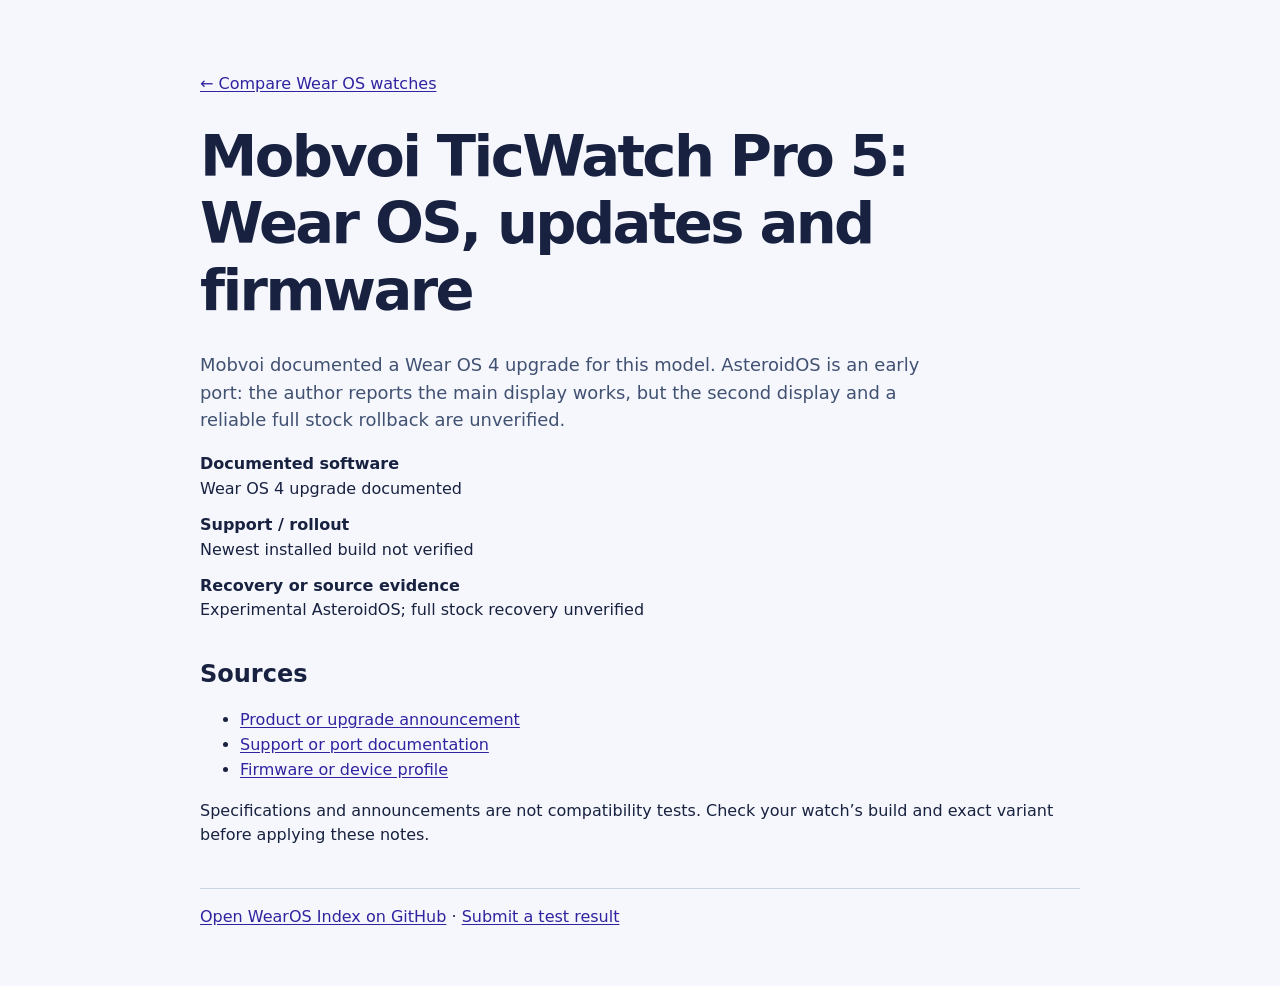
<file: docs/watches/ticwatch-pro-5.html>
<!doctype html>
<html lang="en"><head><meta charset="utf-8"><meta name="viewport" content="width=device-width, initial-scale=1"><title>Mobvoi TicWatch Pro 5: Wear OS, updates and firmware | WearOS Index</title><meta name="description" content="Mobvoi documented a Wear OS 4 upgrade for this model. AsteroidOS is an early port: the author reports the main display works, but the second display and a reliable full stock rollback are unverified."><link rel="canonical" href="https://iachimciucprojects-netizen.github.io/WearOS-Index/watches/ticwatch-pro-5.html"><link rel="stylesheet" href="../style.css"></head>
<body><main><p><a href="../">← Compare Wear OS watches</a></p><h1>Mobvoi TicWatch Pro 5: Wear OS, updates and firmware</h1><p class="intro">Mobvoi documented a Wear OS 4 upgrade for this model. AsteroidOS is an early port: the author reports the main display works, but the second display and a reliable full stock rollback are unverified.</p><dl><dt>Documented software</dt><dd>Wear OS 4 upgrade documented</dd><dt>Support / rollout</dt><dd>Newest installed build not verified</dd><dt>Recovery or source evidence</dt><dd>Experimental AsteroidOS; full stock recovery unverified</dd></dl><h2>Sources</h2><ul><li><a href="https://www.mobvoi.com/ge/blog/Wear-OS-4-Upgrade-and-Enhanced-Functionality-for-TicWatch-Pro-5-Series?_id=66d6bfb9a743410012e83485">Product or upgrade announcement</a></li><li><a href="https://github.com/AsteroidOS/meta-smartwatch/pull/351">Support or port documentation</a></li><li><a href="https://github.com/iachimciucprojects-netizen/WearOS-Index/blob/main/devices/ticwatch-pro-5.md">Firmware or device profile</a></li></ul><p>Specifications and announcements are not compatibility tests. Check your watch’s build and exact variant before applying these notes.</p></main><footer><a href="https://github.com/iachimciucprojects-netizen/WearOS-Index">Open WearOS Index on GitHub</a> · <a href="https://github.com/iachimciucprojects-netizen/WearOS-Index/issues/new?template=compatibility.yml">Submit a test result</a></footer></body></html>
</file>
<file: docs/style.css>
*{box-sizing:border-box}body{font:16px/1.55 system-ui,sans-serif;margin:auto;max-width:62rem;padding:clamp(1rem,5vw,3.5rem);color:#182240;background:#f5f7fc}h1,h2,h3{line-height:1.17}h1{font-size:clamp(2rem,6vw,3.6rem);letter-spacing:-.045em;margin:.45em 0}h2{margin-top:1.55em}.intro{max-width:47rem;color:#415172;font-size:1.12rem}.badge{color:#4e45a8;font-weight:750;letter-spacing:.1em;font-size:.79rem}form,.grid{display:grid;grid-template-columns:repeat(2,minmax(0,1fr));gap:.9rem}label{display:grid;gap:.3rem;font-weight:650}button,select{font:inherit;color:inherit;padding:.6rem;border-radius:.5rem;border:1px solid #8c9ab4;background:white;max-width:100%}article{background:white;border-radius:1rem;border:1px solid #cbd4e4;padding:1rem}article h3{margin-top:0}dt{font-weight:750}dd{margin:0 0 .7rem}footer{margin-top:2.5rem;border-top:1px solid #cbd4e4;padding-top:1rem}a{color:#3023a0;text-underline-offset:.15em}a:focus-visible,button:focus-visible,select:focus-visible{outline:3px solid #884aed;outline-offset:3px}[hidden]{display:none!important}@media(max-width:480px){form,.grid{grid-template-columns:1fr}}
.chooser{display:grid;grid-template-columns:repeat(3,minmax(0,1fr));gap:.65rem}.options{display:flex;gap:.75rem;align-items:center;flex-wrap:wrap;margin:1rem 0}.options label{display:flex;align-items:center;gap:.4rem}.tablebox{overflow:auto;max-width:100%;border:1px solid #cbd4e4;border-radius:.8rem;background:white}.tablebox:focus-visible{outline:3px solid #884aed;outline-offset:3px}table{border-collapse:separate;border-spacing:0;width:100%;text-align:left;font-size:.92rem}caption{text-align:left;padding:.65rem .8rem;color:#415172}th,td{padding:.75rem;min-width:10rem;border-top:1px solid #dce3ef;vertical-align:top}thead th{background:#e8eafd}tr>th:first-child{position:sticky;left:0;z-index:1;background:#f0f3f9;min-width:8rem;max-width:10rem;overflow-wrap:anywhere}thead th:first-child{background:#e0e4f5}th small,.source{display:block;font-size:.82rem}td[data-unknown="true"],.note{color:#475779}.win{display:block;margin-top:.35rem;font-size:.75rem;font-weight:750;color:#065a40}.is-win{background:#e4f8f0}@media(max-width:650px){.chooser{grid-template-columns:1fr}th,td{min-width:8.75rem;padding:.55rem}tr>th:first-child{min-width:6.8rem;max-width:7.5rem}}

.languages{display:flex;justify-content:flex-end;margin:.4rem 0 .65rem}.languages label{display:flex;align-items:center;gap:.5rem}.languages select{min-width:8rem}.source{margin:.3rem 0 0}.criteria-coverage{color:#475779}.value-text{display:block}.evidence-links{font-size:.87rem}

.guide-langs{display:flex;flex-wrap:wrap;gap:.55rem}.guide-langs a,.guide-entry,.primary-link{display:inline-block;border:1px solid #a6b1ca;border-radius:.55rem;padding:.48rem .75rem;background:white;text-decoration:none;font-weight:650}.guide-langs [aria-current=page],.primary-link{color:white;background:#382cab;border-color:#382cab}.guide-steps li{margin:.5rem 0}

/* Comparison workbench */
.comparison{--paper:#f7f8fa;--ink:#171e2c;--sub:#465365;--line:#d5dce5;--accent:#264cbb;--wash:#e9effb;background:var(--paper);color:var(--ink);max-width:none;padding:0;font-size:15px}
.comparison main,.comparison footer,.mast-inner{width:min(100% - 64px,70rem);margin-inline:auto}
.mast{border-bottom:1px solid var(--line);background:#fff}
.mast-inner,.site-tools,.wordmark{display:flex;align-items:center}
.mast-inner{min-height:64px;justify-content:space-between;gap:12px}
.site-tools{gap:24px}.wordmark{gap:8px;font-size:16px;font-weight:700;text-decoration:none;color:var(--ink)!important;white-space:nowrap}
.wordmark svg{color:var(--accent);flex:none}
.comparison a{color:var(--accent)}
.site-tools>a{font-size:14px}
.comparison .languages{display:flex;align-items:center;margin:0;gap:2px;background:#f1f3f7;border:1px solid var(--line);padding:2px;border-radius:8px}
.comparison .languages button{min-width:38px;min-height:40px;padding:0 8px;border:0;border-radius:6px;background:none;color:var(--sub);font-size:13px;font-weight:650}
.comparison .languages button[aria-pressed=true]{background:#fff;color:var(--accent);box-shadow:0 0 0 1px #ced8ed}
.comparison button{cursor:pointer}
.comparison :focus-visible{outline:2px solid var(--accent);outline-offset:3px}
.intro-block{display:grid;grid-template-columns:minmax(0,1fr) auto;align-items:center;gap:32px;padding-block:40px 32px;border-bottom:1px solid var(--line)}
.comparison h1{margin:0;max-width:18ch;font-weight:580;font-size:clamp(2.05rem,5vw,4rem);line-height:1.02;letter-spacing:-.045em}
.comparison .intro{color:var(--sub);max-width:54ch;font-size:17px;margin:12px 0 0}
.instrument{display:grid;place-items:center;width:160px;aspect-ratio:1;color:var(--accent);background:var(--wash);border-radius:50%}
.compare-toolbar{display:flex;align-items:baseline;justify-content:space-between;gap:8px;flex-wrap:wrap;margin:24px 0 12px}
.compare-toolbar h2,.picker-head h2{margin:0;font-size:21px;font-weight:650}
.catalog-count,.watch-slot{font:13px/1.3 ui-monospace,monospace;color:var(--sub)}
.pickers{display:grid;grid-template-columns:repeat(3,minmax(0,1fr));gap:12px}
.pick-model{position:relative;text-align:start;background:#fff;border:1px solid var(--line);border-radius:8px;padding:12px 40px 12px 12px;min-width:0;min-height:76px;display:grid;align-content:center;gap:4px}
.pick-model strong{font-size:16px;line-height:1.25;overflow-wrap:anywhere}
.pick-model::after{content:"";position:absolute;inset-inline-end:16px;top:50%;width:7px;height:7px;border:solid var(--accent);border-width:0 1.5px 1.5px 0;transform:translateY(-50%) rotate(45deg)}
.pick-model.empty{border-style:dashed;background:transparent}.pick-model.empty strong{color:var(--accent)}
.pick-model:hover,.watch-option:hover,#picker-close:hover{background:var(--wash)}
.comparison .chooser select{display:block;width:100%;min-width:0;max-width:100%}
.comparison .chooser label{min-width:0}
.comparison .options{justify-content:space-between;gap:8px 16px;margin:12px 0}
.comparison .options label{min-height:44px;font-weight:500}.comparison .options input{accent-color:var(--accent)}
.comparison #share{min-height:44px;border:1px solid var(--line);padding:8px 12px;font-size:14px;background:white}
.comparison #status:empty{display:none}.comparison .note{color:var(--sub);font-size:14px}
.comparison .tablebox{border-color:var(--line);border-radius:8px}
.comparison caption{padding:12px;color:var(--sub)}
.comparison th,.comparison td{border-color:var(--line);min-width:155px}
.comparison thead th,.comparison thead th:first-child{background:#e9edf4}
.comparison tbody th:first-child{background:#f7f8fb;min-width:132px}
.comparison .is-win{background:var(--wash)}.comparison .win{color:#2448a4;font-weight:650}
.comparison footer{margin:32px auto 0;padding-bottom:24px;border-color:var(--line)}
.comparison dialog{width:min(100% - 32px,32rem);max-height:min(80dvh,36rem);padding:16px;border:1px solid var(--line);border-radius:12px;background:white;color:var(--ink);overflow:auto}
.comparison dialog::backdrop{background:#151d3066}
.picker-head{display:flex;align-items:center;justify-content:space-between;gap:12px;margin-bottom:12px}
#picker-close{font-size:14px;min-height:40px;padding:4px 8px;background:white;border:1px solid var(--line)}
.search-label{display:block;font-size:14px;margin-bottom:4px}
#watch-search{border:1px solid #8795aa;border-radius:8px;width:100%;min-height:44px;font:inherit;padding:8px 12px}
#watch-count{font-size:13px;color:var(--sub);margin:8px 0}
#watch-results{display:grid;gap:1px;background:var(--line);border:1px solid var(--line);border-radius:8px;overflow:hidden}
#watch-results:empty{display:none}
.watch-option{display:flex;align-items:center;justify-content:space-between;gap:12px;min-height:44px;border:0;border-radius:0;text-align:start;background:white;padding:8px 12px}
.watch-option small{font-size:12px;color:var(--sub);text-align:end}
.watch-option[aria-current=true]{color:var(--accent);background:var(--wash)}
@media(max-width:680px){
 .comparison main,.comparison footer,.mast-inner{width:calc(100% - 32px)}
 .mast-inner{min-height:56px}.site-tools{gap:8px}.site-tools>a{font-size:12px}.wordmark{font-size:14px;gap:4px}.wordmark svg{width:24px;height:24px}.comparison .languages button{min-width:33px;padding:0 4px}
 .intro-block{padding-block:24px;grid-template-columns:minmax(0,1fr) 64px;gap:12px}.instrument{width:64px}.instrument svg{width:52px;height:52px}.comparison .intro{font-size:15px}
 .pickers{grid-template-columns:1fr;gap:8px}.pick-model{min-height:56px;padding-block:8px}.compare-toolbar{margin-top:16px}.comparison th,.comparison td{min-width:134px}.comparison tbody th:first-child{min-width:108px}
}
@media(max-width:350px){.site-tools>a{max-width:58px;text-align:center;line-height:1.15}.wordmark svg{display:none}}
@media(min-width:681px){.comparison [data-msg=swipe]{display:none}}
.comparison #matrix{font-variant-numeric:tabular-nums}
.comparison td[data-unknown=true]{color:#596577}
</file>
